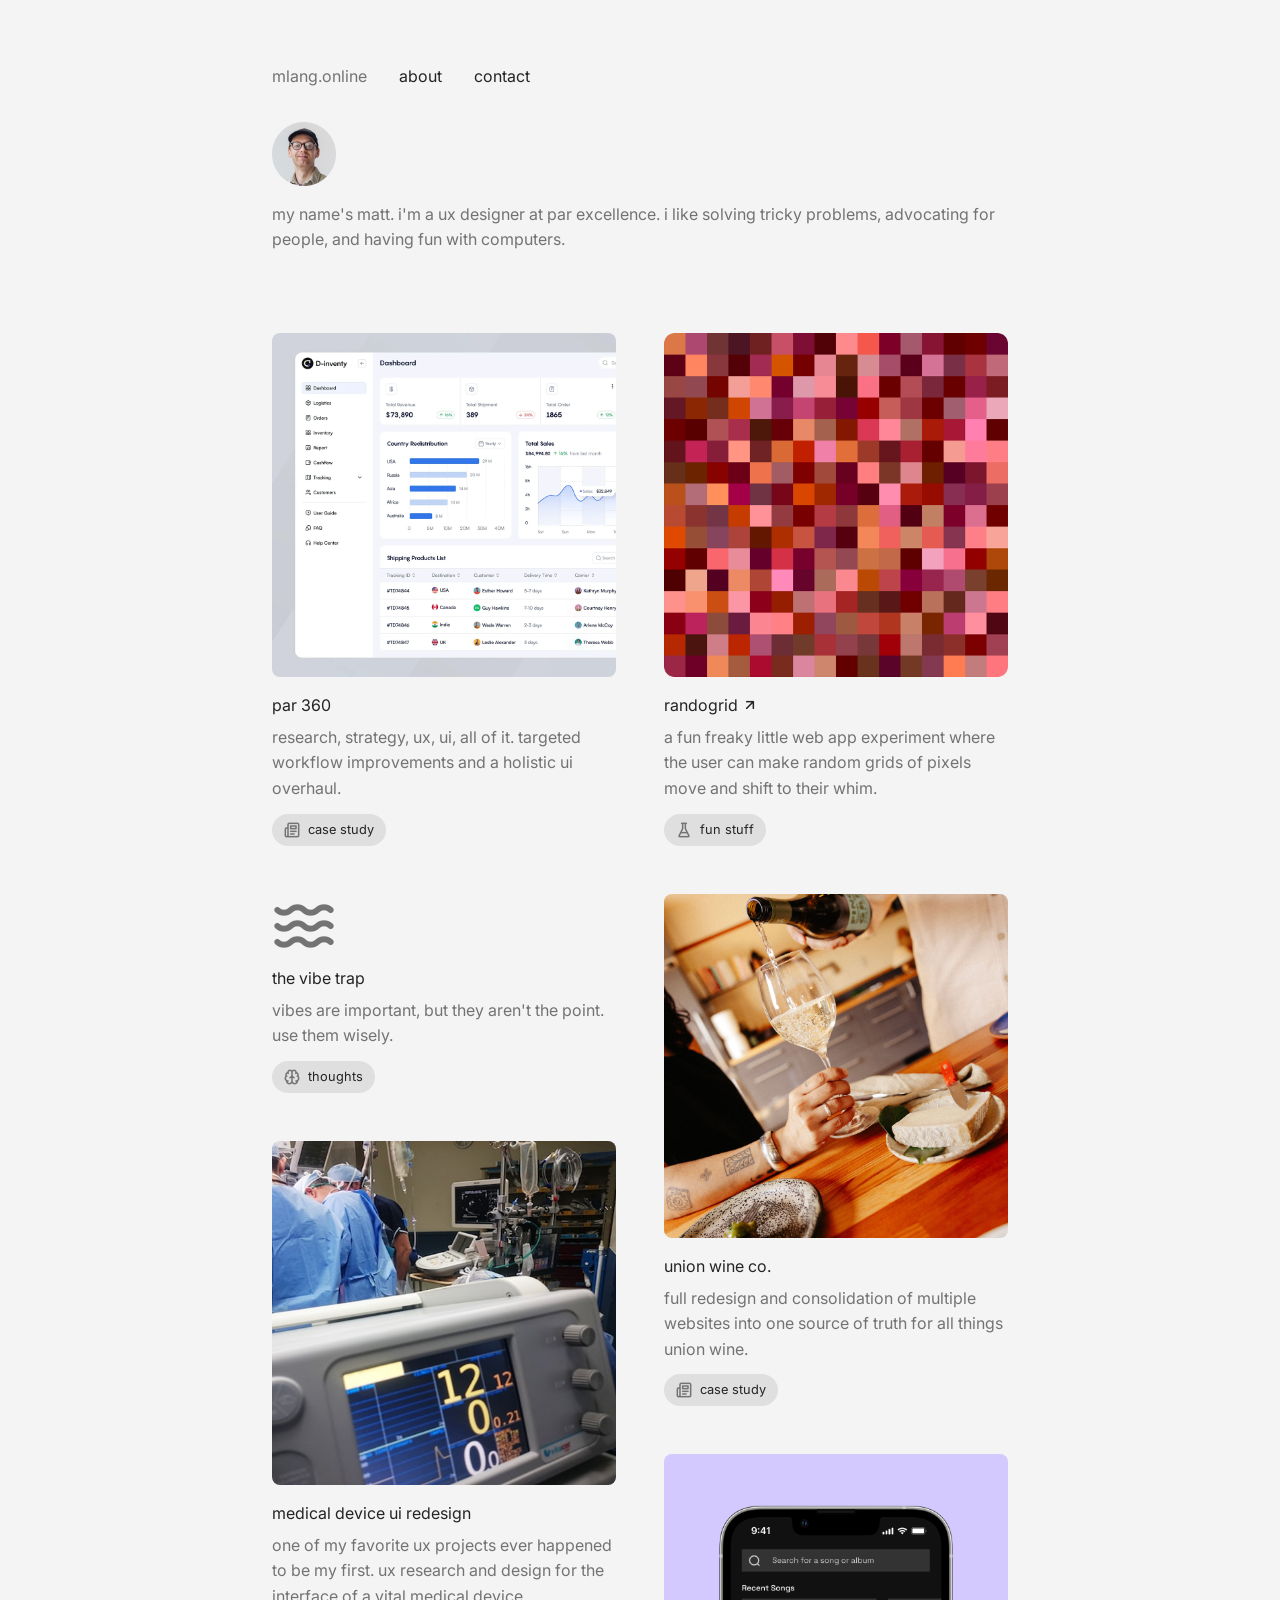
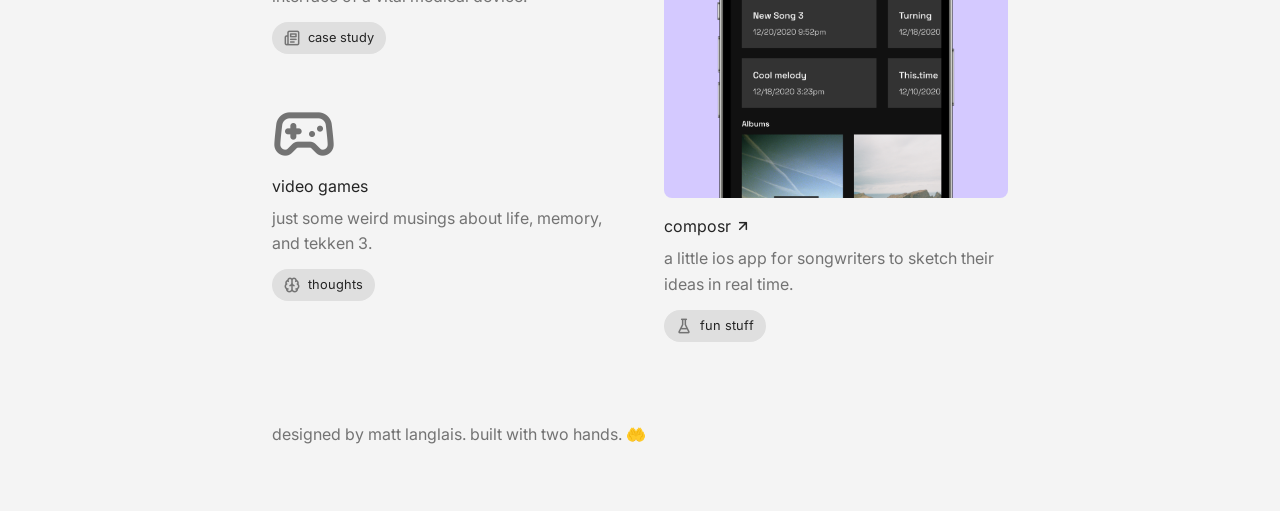
<file: index.html>
<!DOCTYPE html>
<html lang="en">
    <head>
        <meta charset="UTF-8">
        <meta name="viewport" content="width=device-width, initial-scale=1.0">
        <title>mlang.online</title>

        <!-- Importing Inter -->
        <link rel="preconnect" href="https://fonts.googleapis.com">
        <link rel="preconnect" href="https://fonts.gstatic.com" crossorigin>
        <link href="https://fonts.googleapis.com/css2?family=Inter:wght@400;500;600;700&display=swap" rel="stylesheet">

        <link rel="stylesheet" href="style.css">
        <link rel="icon" href="images/mlang-favicon.png" type="image/png">
    </head>
    <body>
        <section>
            <div class="container">
                <div class="header">
                    <p>mlang.online</p>
                    <a href="/about" class="text-button">about</a>
                    <a href="/contact" class="text-button">contact</a>
                </div>
                <div class="hero">
                    <img src="images/me.png" alt="A professional headshot of a man wearing a baseball cap and smiling" class="hero-img">
                    <p>my name's matt. i'm a ux designer at par excellence. i like solving tricky problems, advocating for people, and having fun with computers.</p>
                </div>
            </div>
        </section>
        
        <section>
            <div class="container">
                    <div class="grid">
                        <a href="/project" class="card">
                            <img src="images/par-360.png" alt="test" class="card-img">
                            <p class="p-title">par 360</p>
                            <p>research, strategy, ux, ui, all of it. targeted workflow improvements and a holistic ui overhaul.</p>
                            <span class="tag">
                                <img src="images/icons/case-study.png" alt="" aria-hidden="true">
                                case study
                            </span>
                        </a>
                        <a href="/project" class="card">
                            <img src="images/randogrid.png" alt="test" class="card-img">
                            <span class="p-title">
                                randogrid
                                <img src="images/icons/external-link.png" alt="" aria-hidden="true">
                            </span>
                            <p>a fun freaky little web app experiment where the user can make random grids of pixels move and shift to their whim.</p>
                            <span class="tag">
                                <img src="images/icons/fun-stuff.png" alt="" aria-hidden="true">
                                fun stuff
                            </span>
                        </a>
                        <a href="/project" class="card">
                            <img src="images/icons/vibe-trap.png" alt="" class="hero-img" aria-hidden="true">
                            <p class="p-title">the vibe trap</p>
                            <p>vibes are important, but they aren't the point. use them wisely.</p>
                            <span class="tag">
                                <img src="images/icons/thoughts.png" alt="" aria-hidden="true">
                                thoughts
                            </span>
                        </a>
                        <a href="/project" class="card">
                            <img src="images/union-wine.jpg" alt="test" class="card-img">
                            <p class="p-title">union wine co.</p>
                            <p>full redesign and consolidation of multiple websites into one source of truth for all things union wine.</p>
                            <span class="tag">
                                <img src="images/icons/case-study.png" alt="" aria-hidden="true">
                                case study
                            </span>
                        </a>
                        <a href="/project" class="card">
                            <img src="images/medical-device.png" alt="test" class="card-img">
                            <p class="p-title">medical device ui redesign</p>
                            <p>one of my favorite ux projects ever happened to be my first. ux research and design for the interface of a vital medical device.</p>
                            <span class="tag">
                                <img src="images/icons/case-study.png" alt="" aria-hidden="true">
                                case study
                            </span>
                        </a>
                        <a href="/project" class="card">
                            <img src="images/composr.png" alt="test" class="card-img">
                            <span class="p-title">
                                composr
                                <img src="images/icons/external-link.png" alt="" aria-hidden="true">
                            </span>
                            <p>a little ios app for songwriters to sketch their ideas in real time.</p>
                            <span class="tag">
                                <img src="images/icons/fun-stuff.png" alt="" aria-hidden="true">
                                fun stuff
                            </span>
                        </a>
                        <a href="/project" class="card">
                            <img src="images/icons/video-games.png" alt="" class="hero-img" aria-hidden="true">
                            <p class="p-title">video games</p>
                            <p>just some weird musings about life, memory, and tekken 3.</p>
                            <span class="tag">
                                <img src="images/icons/thoughts.png" alt="" aria-hidden="true">
                                thoughts
                            </span>
                        </a>
                    </div>
            </div>
        </section>

        <section>
            <div class="container">
                <p>designed by matt langlais. built with two hands. 🤲</p>
            </div>
        </section>
    
        <script src="script.js"></script>
    </body>
</html>
</file>
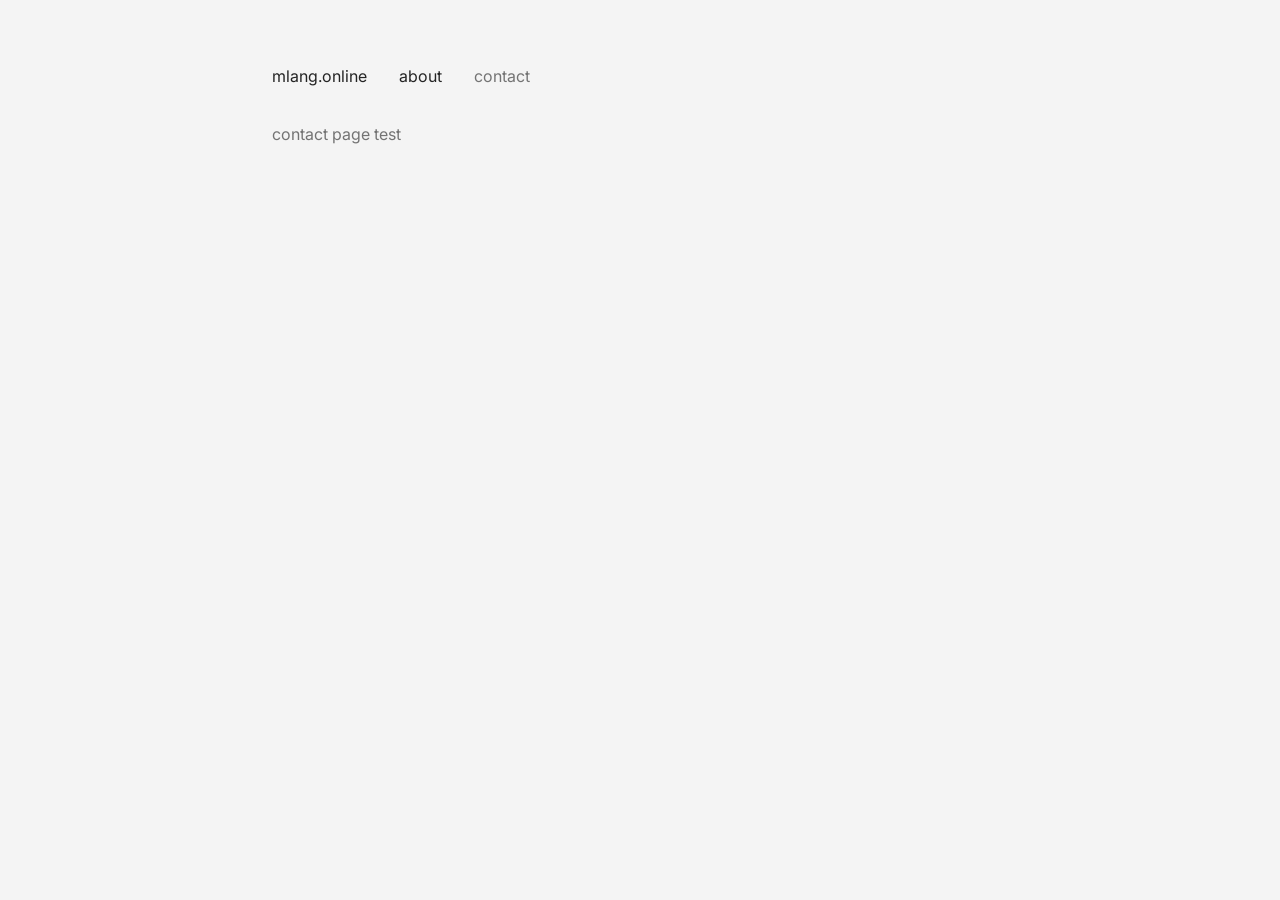
<file: contact.html>
<!DOCTYPE html>
<html lang="en">
    <head>
        <meta charset="UTF-8">
        <meta name="viewport" content="width=device-width, initial-scale=1.0">
        <title>mlang.online</title>

        <!-- Importing Inter -->
        <link rel="preconnect" href="https://fonts.googleapis.com">
        <link rel="preconnect" href="https://fonts.gstatic.com" crossorigin>
        <link href="https://fonts.googleapis.com/css2?family=Inter:wght@400;500;600;700&display=swap" rel="stylesheet">

        <link rel="stylesheet" href="style.css">
        <link rel="icon" href="mlang-favicon.png" type="image/png">
    </head>
    <body>
        <section>
            <div class="container">
                <div class="header">
                    <a href="/" class="text-button">mlang.online</a>
                    <a href="/about" class="text-button">about</a>
                    <p>contact</p>
                </div>
                <p>contact page test</p>
            </div>
        </section>
    </body>
</html>
</file>
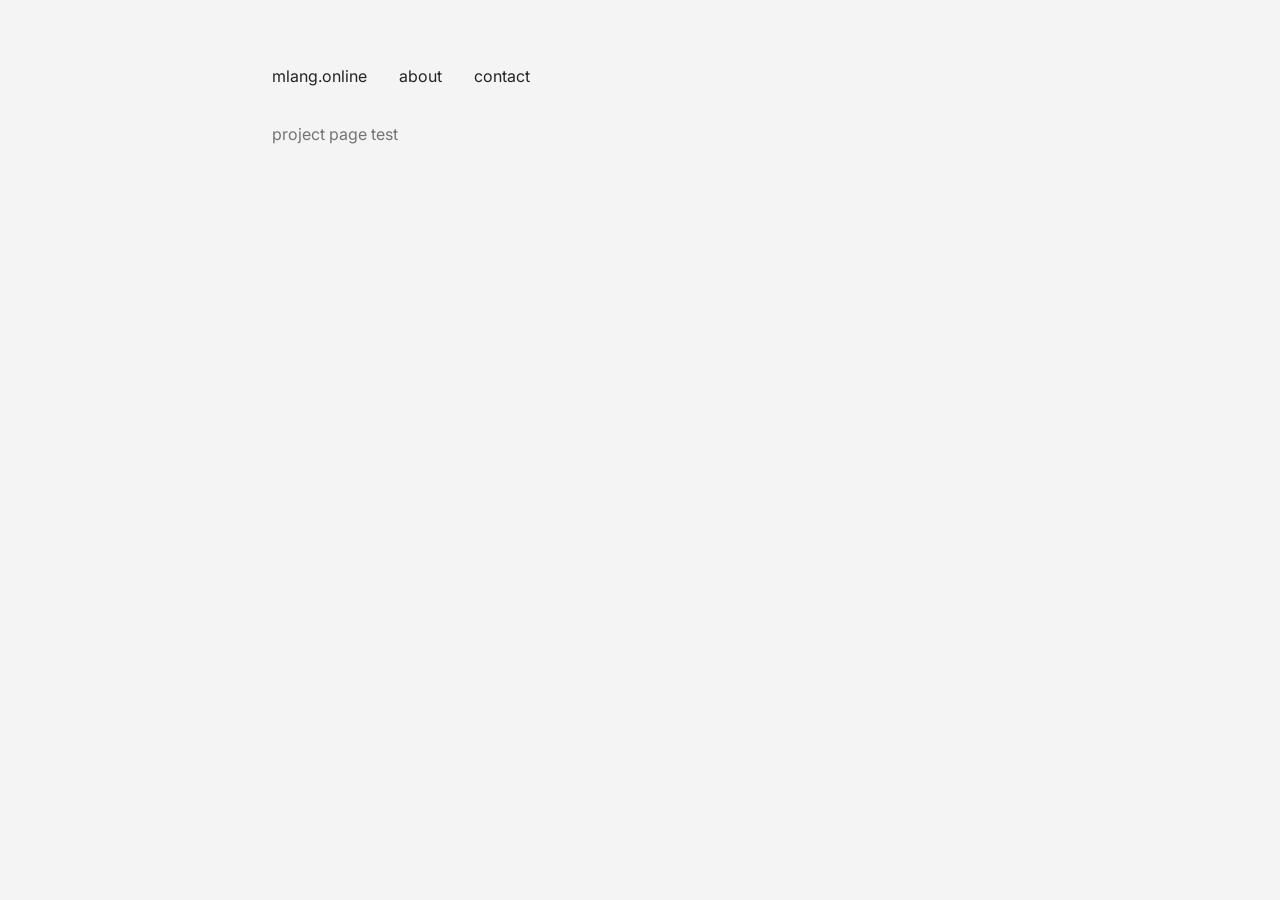
<file: project.html>
<!DOCTYPE html>
<html lang="en">
    <head>
        <meta charset="UTF-8">
        <meta name="viewport" content="width=device-width, initial-scale=1.0">
        <title>mlang.online</title>

        <!-- Importing Inter -->
        <link rel="preconnect" href="https://fonts.googleapis.com">
        <link rel="preconnect" href="https://fonts.gstatic.com" crossorigin>
        <link href="https://fonts.googleapis.com/css2?family=Inter:wght@400;500;600;700&display=swap" rel="stylesheet">

        <link rel="stylesheet" href="style.css">
        <link rel="icon" href="mlang-favicon.png" type="image/png">
    </head>
    <body>
        <section>
            <div class="container">
                <div class="header">
                    <a href="/" class="text-button">mlang.online</a>
                    <a href="/about" class="text-button">about</a>
                    <a href="/contact" class="text-button">contact</a>
                </div>
                <p>project page test</p>
            </div>
        </section>
    </body>
</html>
</file>
<file: style.css>
body,
h1,
h2,
h3,
h4,
h5,
h6,
p,
ul,
ol {
    margin: 0;
}

* {
    box-sizing: border-box;
}

:root {
    --font-body: "Inter", system-ui, sans-serif;
    --color-text: #737373;
    --color-text-button: #242424;
    --color-background: #f4f4f4;
    --color-card: white;
    --line-height: 1.6rem;
}

body {
    display: flex;
    flex-direction: column;
    align-items: center;
    margin: 0;
    padding: 5vw;
    gap: 4rem;
    font-family: var(--font-body);
    color: var(--color-text);
    background: var(--color-background);
}

section {
    display: flex;
    flex-direction: column;
    align-items: center;
    gap: 4rem;
    width: 100%;
}

.container {
    display: flex;
    flex-direction: column;
    align-items: flex-start;
    width: 100%;
    max-width: 736px;
    gap: 2rem;
}

.grid {
    display: flex;
    gap: 3rem;
    align-items: flex-start;
}

.column {
    flex: 1;
    display: flex;
    flex-direction: column;
    gap: 1rem;
}

.header {
    display: flex;
    flex-direction: row;
    align-items: flex-start;
    gap: 2rem;
}

.hero {
    display: flex;
    flex-direction: column;
    gap: 1rem;
}

.card {
    position: relative;
    display: flex;
    flex-direction: column;
    align-items: flex-start;
    gap: 0.5rem;
    width: 100%;
    padding: 1rem 0;
    border-radius: 0.5rem;
    text-decoration: none;
    color: inherit;
}

.card::before {
    content: "";
    position: absolute;
    top: 0;
    bottom: 0;
    left: -1rem;
    right: -1rem;
    border-radius: 0.5rem;
    background: transparent;
    z-index: -1;

}

.card:hover::before {
    background-color: #ededed;
}

h1 {
    font-size: 3rem;
    line-height: 4rem;
    font-weight: 700;
}

p {
    max-width: 100%;
    font-size: 1rem;
    line-height: var(--line-height);
    font-weight: 400;
}

.p-title {
    display: inline-flex;
    align-items: center;
    gap: 0.25rem;
    font-size: 1rem;
    line-height: 1.5rem;
    color: var(--color-text-button);
}

.p-title img {
    width: 1rem;
    height: 1rem;
    border-radius: 0px;
}

.tag {
    display: inline-flex;
    align-items: center;
    gap: 0.5rem;
    padding: 0.5rem 0.75rem;
    border-radius: 8rem;
    font-size: 0.8rem;
    line-height: 1rem;
    background-color: #dfdfdf;
    color: var(--color-text-button);
    margin-top: 0.25rem;
}

.tag img {
    width: 1rem;
    height: 1rem;
    border-radius: 0px;
}

.text-button {
    display: inline-flex;
    color: var(--color-text-button);
    border: none;
    font-size: 1rem;
    line-height: var(--line-height);
    font-weight: 400;
    cursor: pointer;
    text-decoration: none;
}

.text-button:hover {
    text-decoration: underline;
}

img {
    display: block;
    max-width: 100%;
    height: auto;
    border-radius: 0.5rem;
}

.hero-img {
    width: 4rem;
}

.card-img {
    width: 100%;
    aspect-ratio: 1/1;
    object-fit: cover;
    margin-bottom: 0.5rem;
}

@media (max-width: 700px) {
    .grid {
        flex-direction: column;
        gap: 0;
    }

    .column {
        width: 100%;
    }
}
</file>
